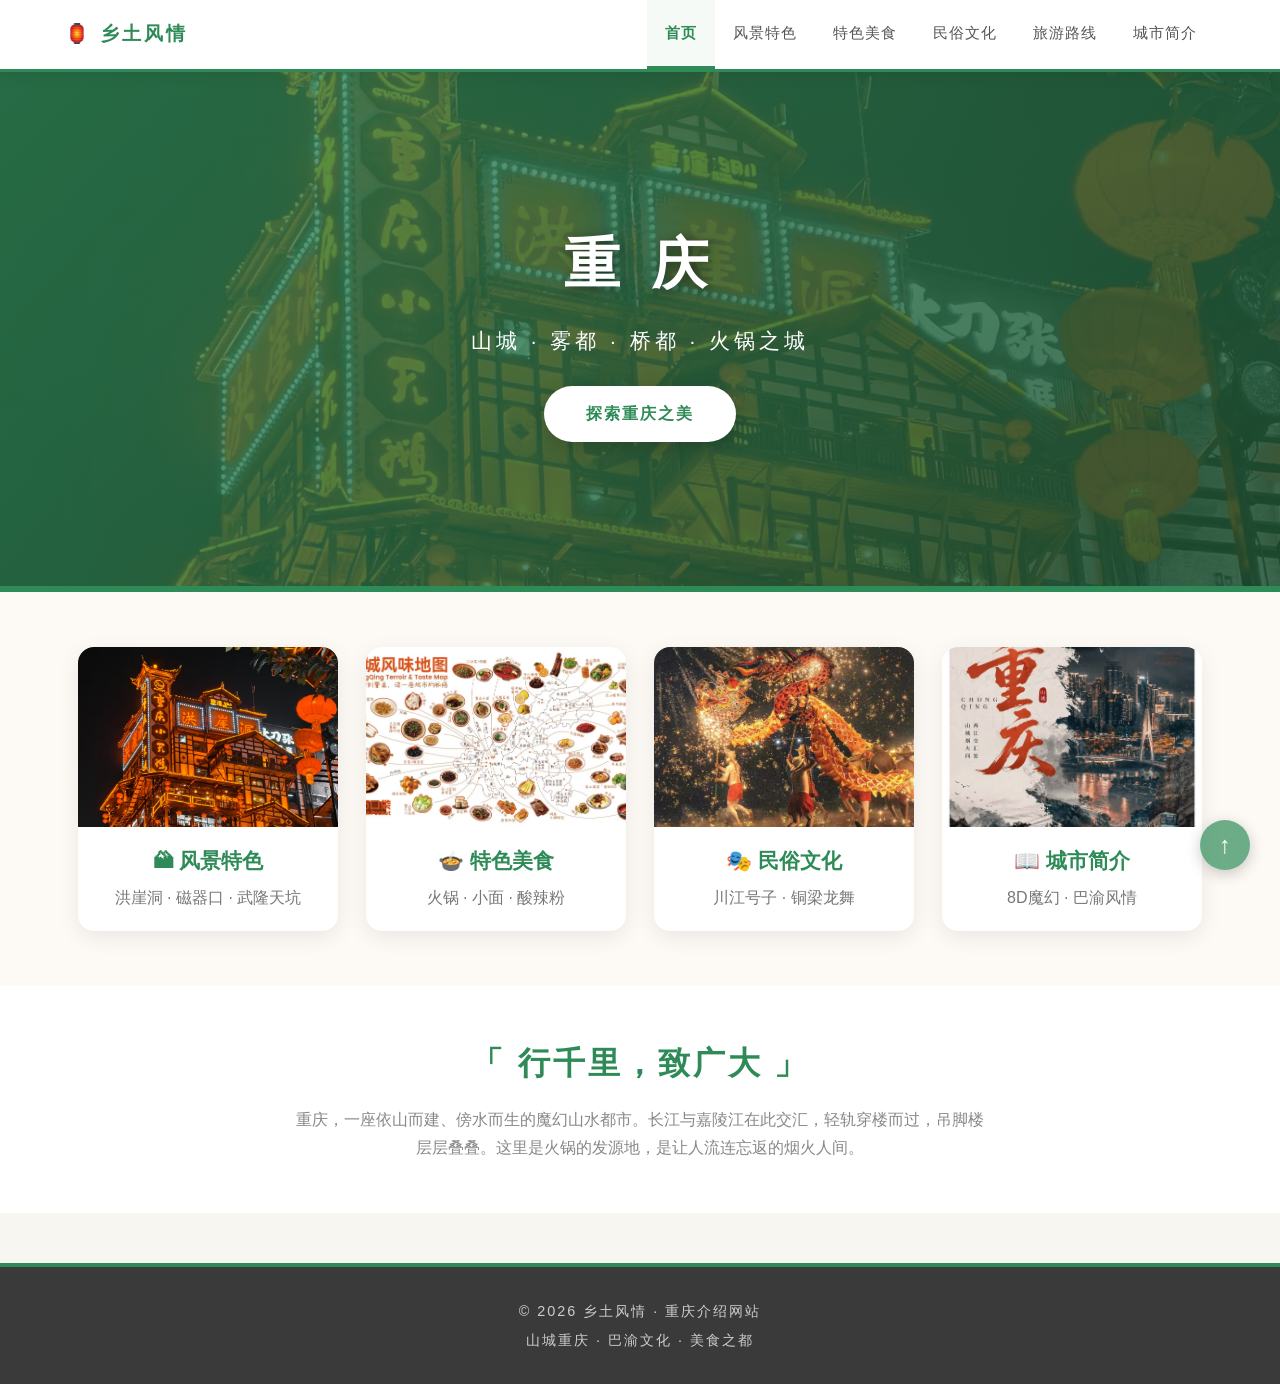
<file: index.html>
<!DOCTYPE html>
<html lang="zh-CN">
<head>
    <meta charset="UTF-8">
    <meta name="viewport" content="width=device-width, initial-scale=1.0">
    <title>乡土风情 | 首页</title>
    <link rel="stylesheet" href="style.css">
    <style>
        .hero-banner {
            background: linear-gradient(135deg, rgba(46,139,87,0.75), rgba(30,80,50,0.85)),
                url('images/scenery.jpg') center/cover no-repeat;
            height: 520px;
            display: flex;
            align-items: center;
            justify-content: center;
            text-align: center;
            color: #fff;
            border-bottom: 6px solid #2E8B57;
        }
        .hero-content {
            animation: fadeInUp 1.2s ease-out;
        }
        @keyframes fadeInUp {
            from { opacity: 0; transform: translateY(40px); }
            to { opacity: 1; transform: translateY(0); }
        }
        .hero-content h1 {
            font-size: 3.5em;
            letter-spacing: 8px;
            text-shadow: 3px 3px 12px rgba(0,0,0,0.5);
            margin-bottom: 12px;
        }
        .hero-content .subtitle {
            font-size: 1.3em;
            letter-spacing: 4px;
            margin-bottom: 28px;
        }
        .hero-btn {
            display: inline-block;
            padding: 14px 42px;
            background: #fff;
            color: #2E8B57;
            border-radius: 30px;
            font-weight: 600;
            letter-spacing: 2px;
            text-decoration: none;
            transition: all 0.3s;
            box-shadow: 0 6px 20px rgba(0,0,0,0.2);
            animation: btnPulse 2.5s infinite;
        }
        @keyframes btnPulse {
            0%,100% { box-shadow: 0 0 0 0 rgba(255,255,255,0.6); }
            70% { box-shadow: 0 0 0 16px rgba(255,255,255,0); }
        }
        .hero-btn:hover {
            background: #2E8B57;
            color: #fff;
            transform: translateY(-3px);
        }
        .entry-cards {
            display: flex;
            flex-wrap: wrap;
            gap: 28px;
            justify-content: center;
            padding: 55px 40px;
            background: #fdfaf5;
        }
        .entry-card {
            flex: 1 1 220px;
            max-width: 260px;
            background: #fff;
            border-radius: 16px;
            overflow: hidden;
            box-shadow: 0 6px 22px rgba(0,0,0,0.08);
            text-align: center;
            transition: all 0.35s;
            text-decoration: none;
            color: #333;
            display: block;
            position: relative;
        }
        .entry-card::after {
            content: '';
            position: absolute;
            top: 0;
            left: -75%;
            width: 50%;
            height: 100%;
            background: linear-gradient(to right, transparent, rgba(255,255,255,0.5), transparent);
            transform: skewX(-25deg);
            transition: left 0.6s;
            z-index: 2;
            pointer-events: none;
        }
        .entry-card:hover::after {
            left: 125%;
        }
        .entry-card:hover {
            transform: translateY(-12px);
            box-shadow: 0 18px 36px rgba(46,139,87,0.25);
        }
        .entry-card .card-img {
            height: 180px;
            background-size: cover;
            background-position: center;
            transition: transform 0.5s;
        }
        .entry-card:hover .card-img {
            transform: scale(1.08);
        }
        .entry-card h3 {
            padding: 16px 10px 6px;
            font-size: 1.3em;
            color: #2E8B57;
        }
        .entry-card p {
            padding: 0 14px 20px;
            color: #777;
        }
        .home-highlight {
            background: #fff;
            padding: 50px 40px;
            text-align: center;
        }
        .home-highlight h2 {
            font-size: 2em;
            color: #2E8B57;
            letter-spacing: 3px;
            display: inline-block;
            position: relative;
        }
        .home-highlight h2::after {
            content: '';
            position: absolute;
            bottom: -5px;
            left: 0;
            width: 0;
            height: 3px;
            background: #c0392b;
            transition: width 0.5s;
        }
        .home-highlight:hover h2::after {
            width: 100%;
        }
        .home-highlight .highlight-desc {
            color: #888;
            max-width: 700px;
            margin: 15px auto 0;
            line-height: 1.8;
        }
    </style>
</head>
<body>
    <nav class="main-nav">
        <div class="nav-container">
            <a href="index.html" class="nav-logo">🏮 乡土风情 </a>
            <ul class="nav-links">
                <li><a href="index.html" class="active">首页</a></li>
                <li><a href="scenery.html">风景特色</a></li>
                <li><a href="food.html">特色美食</a></li>
                <li><a href="culture.html">民俗文化</a></li>
                <li><a href="routes.html">旅游路线</a></li>
                <li><a href="about.html">城市简介</a></li>
            </ul>
        </div>
    </nav>

    <section class="hero-banner">
        <div class="hero-content">
            <h1>重 庆</h1>
            <p class="subtitle">山城 · 雾都 · 桥都 · 火锅之城</p>
            <a href="scenery.html" class="hero-btn">探索重庆之美</a>
        </div>
    </section>

    <section class="entry-cards">
        <a href="scenery.html" class="entry-card">
            <div class="card-img" style="background-image: url('images/scenery.jpg');"></div>
            <h3>🏔 风景特色</h3>
            <p>洪崖洞 · 磁器口 · 武隆天坑</p>
        </a>
        <a href="food.html" class="entry-card">
            <div class="card-img" style="background-image: url('images/food.jpg');"></div>
            <h3>🍲 特色美食</h3>
            <p>火锅 · 小面 · 酸辣粉</p>
        </a>
        <a href="culture.html" class="entry-card">
            <div class="card-img" style="background-image: url('images/culture.jpg');"></div>
            <h3>🎭 民俗文化</h3>
            <p>川江号子 · 铜梁龙舞</p>
        </a>
        <a href="about.html" class="entry-card">
            <div class="card-img" style="background-image: url('images/about.jpg');"></div>
            <h3>📖 城市简介</h3>
            <p>8D魔幻 · 巴渝风情</p>
        </a>
    </section>

    <section class="home-highlight">
        <h2>「 行千里，致广大 」</h2>
        <p class="highlight-desc">
            重庆，一座依山而建、傍水而生的魔幻山水都市。长江与嘉陵江在此交汇，轻轨穿楼而过，吊脚楼层层叠叠。这里是火锅的发源地，是让人流连忘返的烟火人间。
        </p>
    </section>

    <footer class="site-footer">
        <p>© 2026 乡土风情 · 重庆介绍网站</p>
        <p>山城重庆 · 巴渝文化 · 美食之都</p>
    </footer>

    <a href="#" class="back-to-top">↑</a>
</body>
</html>
</file>
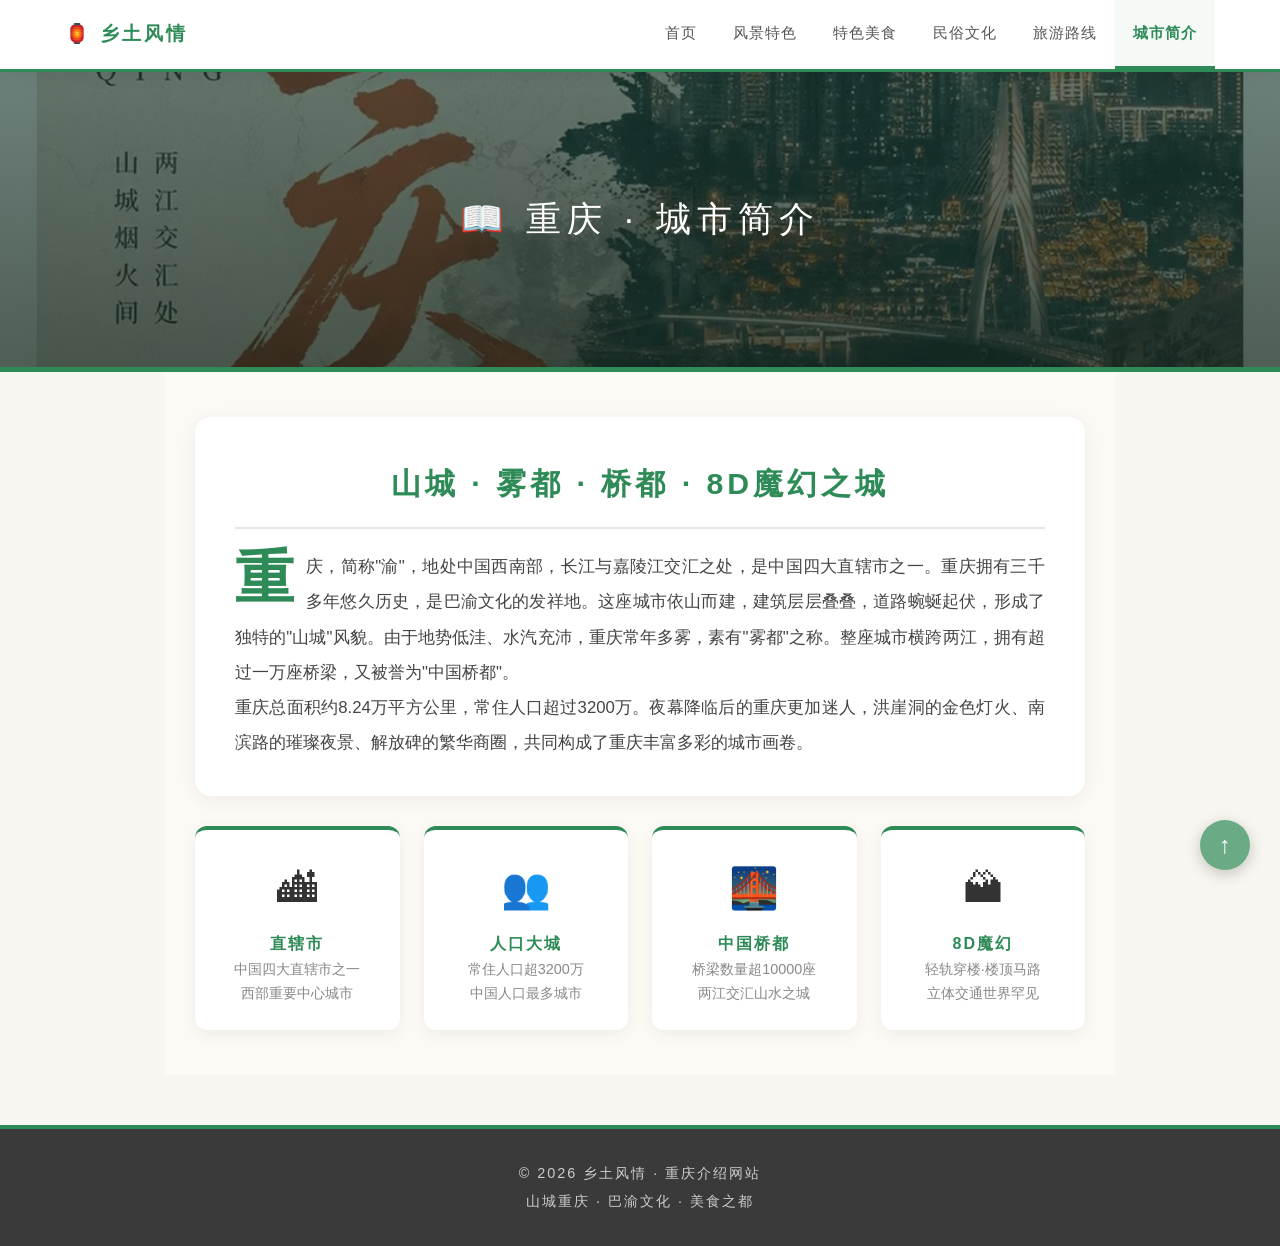
<file: about.html>
<!DOCTYPE html>
<html lang="zh-CN">
<head>
    <meta charset="UTF-8">
    <meta name="viewport" content="width=device-width, initial-scale=1.0">
    <title>城市简介 </title>
    <link rel="stylesheet" href="style.css">
    <style>
        .about-hero {
            background: linear-gradient(rgba(30,60,50,0.65), rgba(20,40,30,0.75)),
                url('images/about.jpg') center/cover no-repeat;
            height: 300px;
            display: flex;
            align-items: center;
            justify-content: center;
            color: #fff;
            font-size: 2.2em;
            letter-spacing: 6px;
            border-bottom: 5px solid #2E8B57;
        }
        .about-container {
            max-width: 950px;
            margin: 0 auto;
            padding: 45px 30px;
            background: #fdfaf5;
        }
        .about-intro {
            background: #fff;
            border-radius: 16px;
            box-shadow: 0 4px 20px rgba(0,0,0,0.06);
            padding: 35px 40px;
            margin-bottom: 30px;
            line-height: 2.1;
            color: #444;
            font-size: 1.05em;
            text-align: justify;
        }
        .about-intro h2 {
            text-align: center;
            color: #2E8B57;
            font-size: 1.8em;
            letter-spacing: 4px;
            margin-bottom: 20px;
            padding-bottom: 12px;
            border-bottom: 2px solid #e8e8e8;
            position: relative;
            display: inline-block;
            width: 100%;
        }
        .about-intro h2::after {
            content: '';
            position: absolute;
            bottom: -2px;
            left: 50%;
            transform: translateX(-50%);
            width: 0;
            height: 4px;
            background: #c0392b;
            border-radius: 2px;
            transition: width 0.5s;
        }
        .about-intro:hover h2::after {
            width: 80px;
        }
        .drop-cap::first-letter {
            font-size: 3.5em;
            float: left;
            color: #2E8B57;
            font-weight: 700;
            line-height: 0.8;
            margin-right: 12px;
            margin-top: 5px;
        }
        .info-row {
            display: flex;
            flex-wrap: wrap;
            gap: 24px;
            justify-content: center;
            margin-top: 30px;
        }
        .info-card {
            flex: 1 1 200px;
            max-width: 280px;
            background: #fff;
            border-radius: 12px;
            padding: 24px 20px;
            text-align: center;
            box-shadow: 0 4px 16px rgba(0,0,0,0.06);
            border-top: 4px solid #2E8B57;
            transition: all 0.3s;
        }
        .info-card:hover {
            transform: translateY(-6px);
            box-shadow: 0 10px 26px rgba(46,139,87,0.2);
        }
        .info-card .icon {
            font-size: 2.5em;
            margin-bottom: 8px;
        }
        .info-card h4 {
            color: #2E8B57;
            letter-spacing: 2px;
        }
        .info-card p {
            color: #888;
            font-size: 0.9em;
        }
    </style>
</head>
<body>
    <nav class="main-nav">
        <div class="nav-container">
            <a href="index.html" class="nav-logo">🏮 乡土风情 </a>
            <ul class="nav-links">
                <li><a href="index.html">首页</a></li>
                <li><a href="scenery.html">风景特色</a></li>
                <li><a href="food.html">特色美食</a></li>
                <li><a href="culture.html">民俗文化</a></li>
                <li><a href="routes.html">旅游路线</a></li>
                <li><a href="about.html" class="active">城市简介</a></li>
            </ul>
        </div>
    </nav>

    <div class="about-hero">📖 重庆 · 城市简介</div>

    <section class="about-container">
        <article class="about-intro">
            <h2>山城 · 雾都 · 桥都 · 8D魔幻之城</h2>
            <p class="drop-cap">重庆，简称"渝"，地处中国西南部，长江与嘉陵江交汇之处，是中国四大直辖市之一。重庆拥有三千多年悠久历史，是巴渝文化的发祥地。这座城市依山而建，建筑层层叠叠，道路蜿蜒起伏，形成了独特的"山城"风貌。由于地势低洼、水汽充沛，重庆常年多雾，素有"雾都"之称。整座城市横跨两江，拥有超过一万座桥梁，又被誉为"中国桥都"。</p>
            <p>重庆总面积约8.24万平方公里，常住人口超过3200万。夜幕降临后的重庆更加迷人，洪崖洞的金色灯火、南滨路的璀璨夜景、解放碑的繁华商圈，共同构成了重庆丰富多彩的城市画卷。</p>
        </article>

        <div class="info-row">
            <div class="info-card">
                <div class="icon">🏙</div>
                <h4>直辖市</h4>
                <p>中国四大直辖市之一<br>西部重要中心城市</p>
            </div>
            <div class="info-card">
                <div class="icon">👥</div>
                <h4>人口大城</h4>
                <p>常住人口超3200万<br>中国人口最多城市</p>
            </div>
            <div class="info-card">
                <div class="icon">🌉</div>
                <h4>中国桥都</h4>
                <p>桥梁数量超10000座<br>两江交汇山水之城</p>
            </div>
            <div class="info-card">
                <div class="icon">🏔</div>
                <h4>8D魔幻</h4>
                <p>轻轨穿楼·楼顶马路<br>立体交通世界罕见</p>
            </div>
        </div>
    </section>

    <footer class="site-footer">
        <p>© 2026 乡土风情 · 重庆介绍网站</p>
        <p>山城重庆 · 巴渝文化 · 美食之都</p>
    </footer>
    <a href="#" class="back-to-top">↑</a>
</body>
</html>
</file>
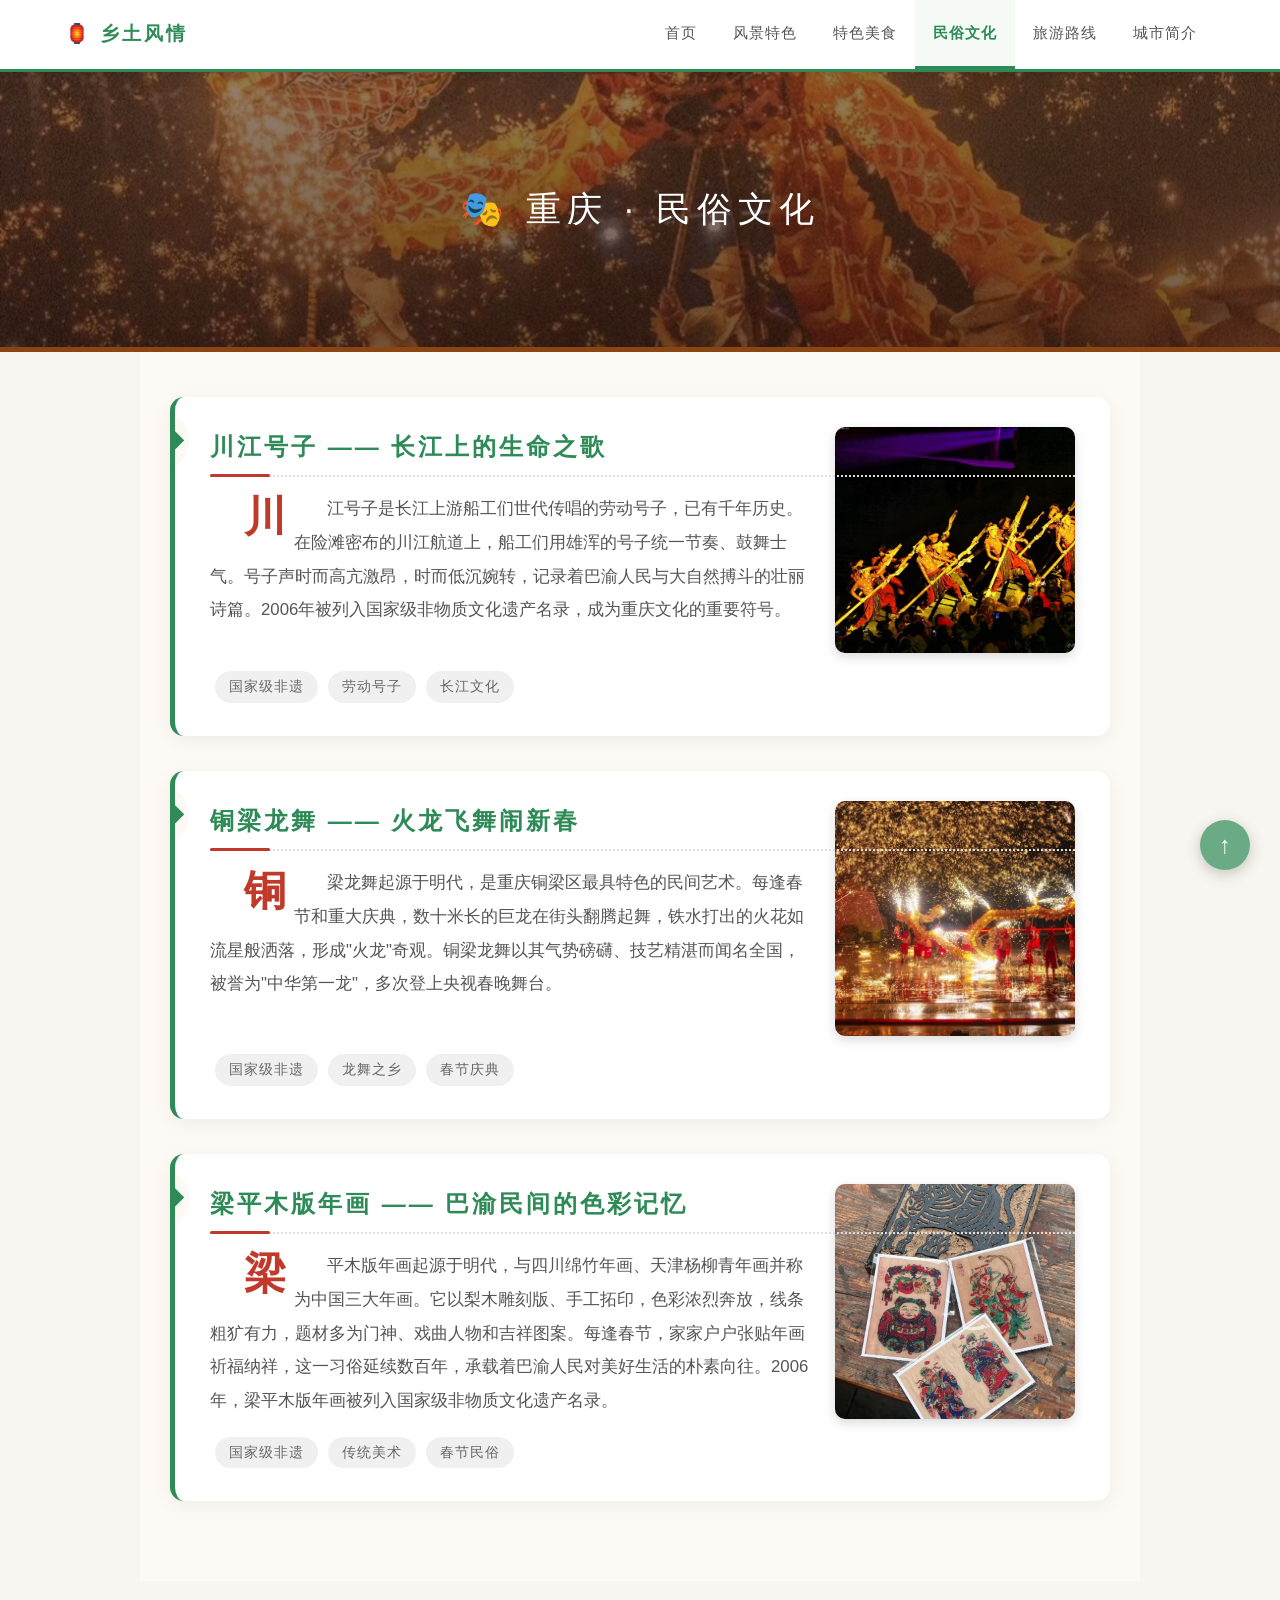
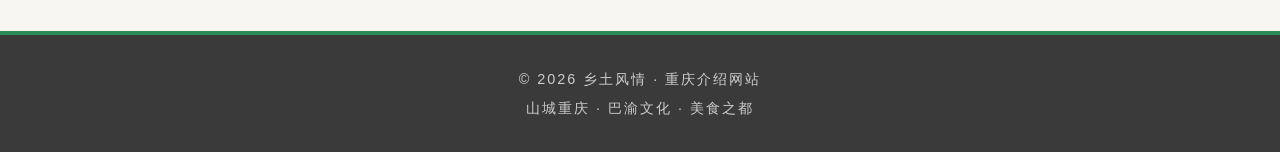
<file: culture.html>
<!DOCTYPE html>
<html lang="zh-CN">
<head>
    <meta charset="UTF-8">
    <meta name="viewport" content="width=device-width, initial-scale=1.0">
    <title>民俗文化 </title>
    <link rel="stylesheet" href="style.css">
    <style>
        .culture-hero {
            background: linear-gradient(rgba(80,40,20,0.6), rgba(50,20,10,0.7)),
                url('images/culture.jpg') center/cover no-repeat;
            height: 280px;
            display: flex;
            align-items: center;
            justify-content: center;
            color: #fff;
            font-size: 2.2em;
            letter-spacing: 6px;
            border-bottom: 5px solid #8B4513;
        }
        .culture-container {
            max-width: 1000px;
            margin: 0 auto;
            padding: 45px 30px;
            background: #fdfaf5;
        }
        .culture-section {
            background: #fff;
            border-radius: 14px;
            box-shadow: 0 4px 18px rgba(0,0,0,0.06);
            margin-bottom: 35px;
            padding: 30px 35px;
            border-left: 5px solid #2E8B57;
            position: relative;
            overflow: hidden;
            transition: all 0.3s;
        }
        .culture-section::after {
            content: '';
            position: absolute;
            left: 0;
            bottom: 0;
            width: 5px;
            height: 0;
            background: #c0392b;
            transition: height 0.5s;
        }
        .culture-section:hover::after {
            height: 100%;
        }
        .culture-section:hover {
            transform: translateY(-5px);
            box-shadow: 0 12px 28px rgba(0,0,0,0.1);
        }
        .culture-section::before {
            content: '◆';
            position: absolute;
            left: -18px;
            top: 20px;
            font-size: 1.5em;
            color: #2E8B57;
            background: #fdfaf5;
            padding: 4px;
            border-radius: 50%;
            z-index: 1;
        }
        .culture-section h3 {
            font-size: 1.5em;
            color: #2E8B57;
            letter-spacing: 3px;
            margin-bottom: 15px;
            padding-bottom: 8px;
            border-bottom: 2px dotted #ddd;
            position: relative;
        }
        .culture-section h3::after {
            content: '';
            position: absolute;
            bottom: -2px;
            left: 0;
            width: 60px;
            height: 3px;
            background: #c0392b;
            border-radius: 2px;
        }
        .culture-section p {
            line-height: 2;
            color: #555;
            text-indent: 2em;
            font-size: 1.05em;
            margin-top: 12px;
        }
        .culture-section p::first-letter {
            font-size: 2.5em;
            float: left;
            color: #c0392b;
            font-weight: bold;
            line-height: 1;
            margin-right: 8px;
            margin-top: 4px;
        }
        /* 文化图片样式 */
        .culture-img {
            width: 240px;
            height: auto;
            border-radius: 10px;
            margin: 0 0 15px 20px;
            float: right;
            box-shadow: 0 4px 12px rgba(0,0,0,0.15);
            transition: transform 0.4s ease;
        }
        .culture-section:hover .culture-img {
            transform: scale(1.03);
        }
        @media (max-width: 600px) {
            .culture-img {
                float: none;
                display: block;
                width: 100%;
                max-width: 300px;
                margin: 10px auto 20px;
            }
        }
        .culture-tags {
            margin-top: 12px;
            clear: both;
        }
        .culture-tags span {
            display: inline-block;
            background: #f0f0f0;
            color: #666;
            padding: 4px 14px;
            border-radius: 16px;
            font-size: 0.85em;
            margin: 3px 5px;
            letter-spacing: 1px;
            transition: all 0.3s;
        }
        .culture-tags span:hover {
            background: #2E8B57;
            color: #fff;
        }
    </style>
</head>
<body>
    <nav class="main-nav">
        <div class="nav-container">
            <a href="index.html" class="nav-logo">🏮 乡土风情 </a>
            <ul class="nav-links">
                <li><a href="index.html">首页</a></li>
                <li><a href="scenery.html">风景特色</a></li>
                <li><a href="food.html">特色美食</a></li>
                <li><a href="culture.html" class="active">民俗文化</a></li>
                <li><a href="routes.html">旅游路线</a></li>
                <li><a href="about.html">城市简介</a></li>
            </ul>
        </div>
    </nav>

    <div class="culture-hero">🎭 重庆 · 民俗文化</div>

    <section class="culture-container">
        <!-- 川江号子 -->
        <article class="culture-section">
            <img src="images/culture1.jpg" alt="川江号子" class="culture-img">
            <h3>川江号子 —— 长江上的生命之歌</h3>
            <p>川江号子是长江上游船工们世代传唱的劳动号子，已有千年历史。在险滩密布的川江航道上，船工们用雄浑的号子统一节奏、鼓舞士气。号子声时而高亢激昂，时而低沉婉转，记录着巴渝人民与大自然搏斗的壮丽诗篇。2006年被列入国家级非物质文化遗产名录，成为重庆文化的重要符号。</p>
            <div class="culture-tags">
                <span>国家级非遗</span><span>劳动号子</span><span>长江文化</span>
            </div>
        </article>

        <!-- 铜梁龙舞 -->
        <article class="culture-section">
            <img src="images/culture2.jpg" alt="铜梁龙舞" class="culture-img">
            <h3>铜梁龙舞 —— 火龙飞舞闹新春</h3>
            <p>铜梁龙舞起源于明代，是重庆铜梁区最具特色的民间艺术。每逢春节和重大庆典，数十米长的巨龙在街头翻腾起舞，铁水打出的火花如流星般洒落，形成"火龙"奇观。铜梁龙舞以其气势磅礴、技艺精湛而闻名全国，被誉为"中华第一龙"，多次登上央视春晚舞台。</p>
            <div class="culture-tags">
                <span>国家级非遗</span><span>龙舞之乡</span><span>春节庆典</span>
            </div>
        </article>

        <!-- 梁平木版年画 -->
        <article class="culture-section">
            <img src="images/culture3.jpg" alt="梁平木版年画" class="culture-img">
            <h3>梁平木版年画 —— 巴渝民间的色彩记忆</h3>
            <p>梁平木版年画起源于明代，与四川绵竹年画、天津杨柳青年画并称为中国三大年画。它以梨木雕刻版、手工拓印，色彩浓烈奔放，线条粗犷有力，题材多为门神、戏曲人物和吉祥图案。每逢春节，家家户户张贴年画祈福纳祥，这一习俗延续数百年，承载着巴渝人民对美好生活的朴素向往。2006年，梁平木版年画被列入国家级非物质文化遗产名录。</p>
            <div class="culture-tags">
                <span>国家级非遗</span><span>传统美术</span><span>春节民俗</span>
            </div>
        </article>
    </section>

    <footer class="site-footer">
        <p>© 2026 乡土风情 · 重庆介绍网站</p>
        <p>山城重庆 · 巴渝文化 · 美食之都</p>
    </footer>
    <a href="#" class="back-to-top">↑</a>
</body>
</html>
</file>
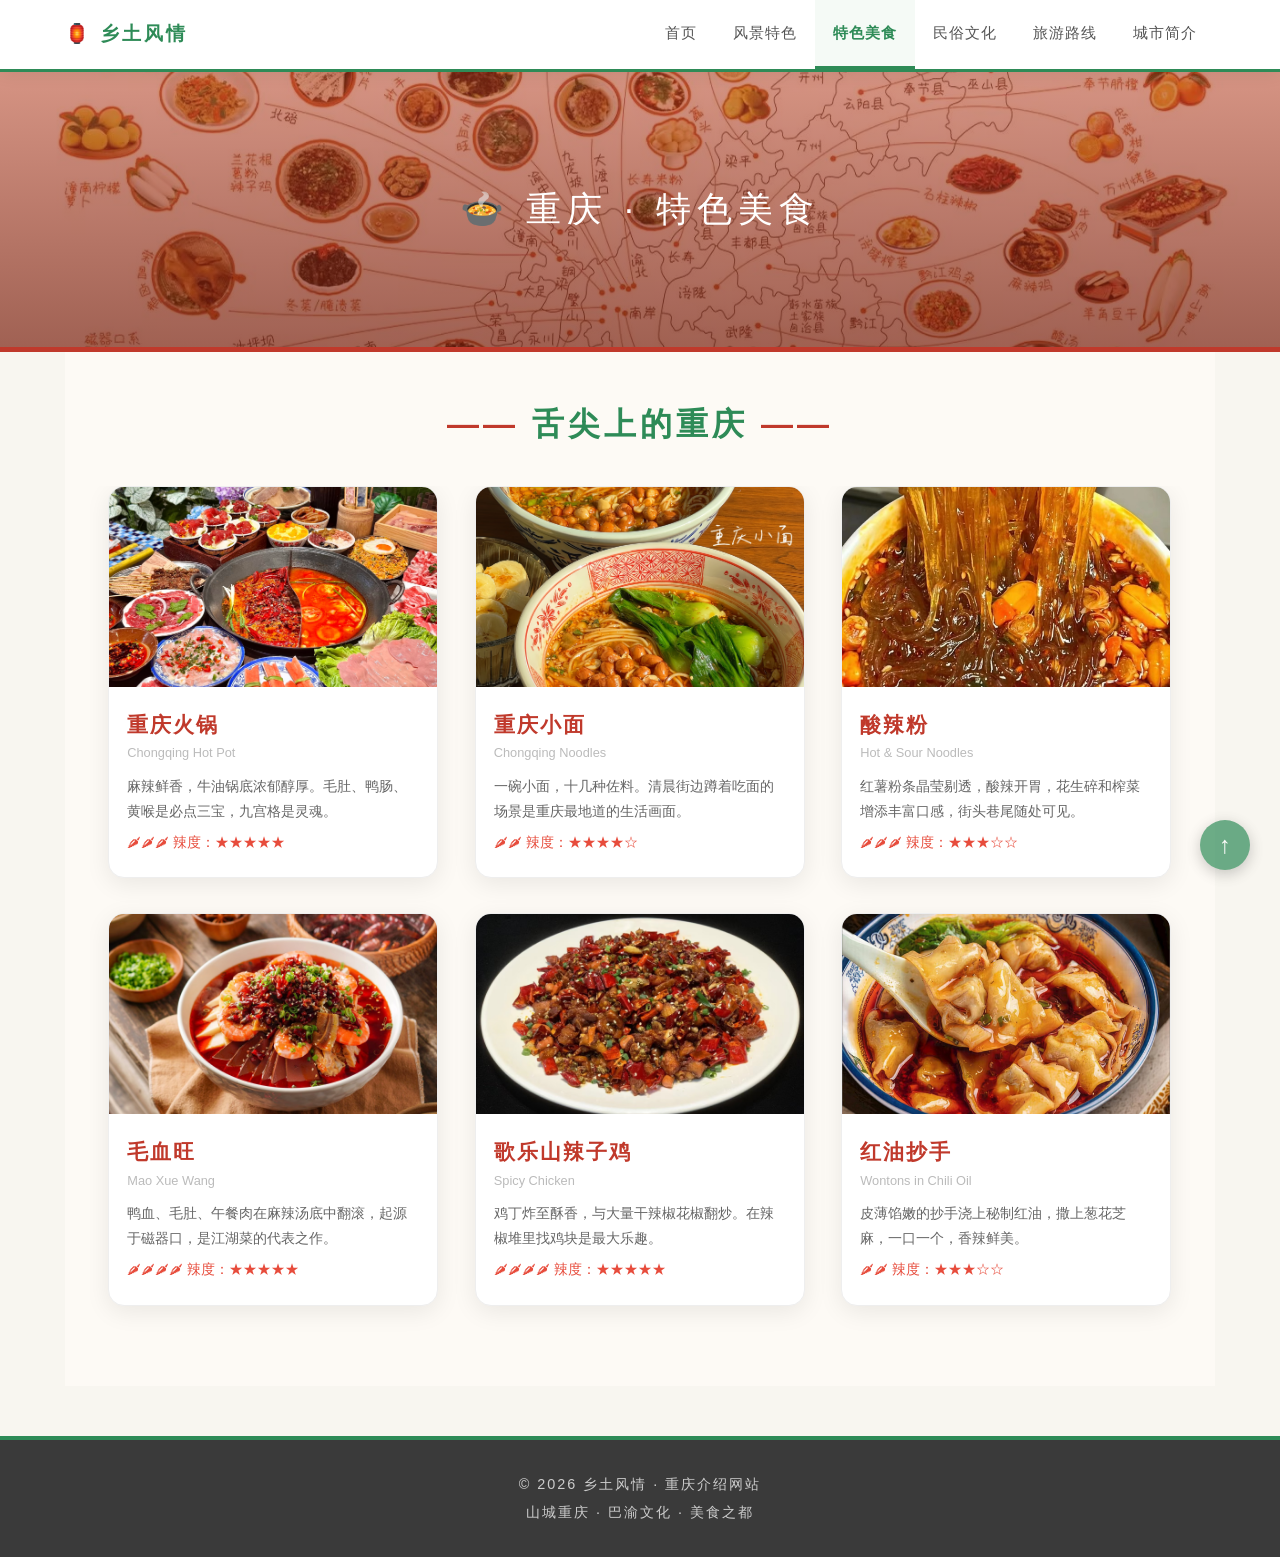
<file: food.html>
<!DOCTYPE html>
<html lang="zh-CN">
<head>
    <meta charset="UTF-8">
    <meta name="viewport" content="width=device-width, initial-scale=1.0">
    <title>特色美食 </title>
    <link rel="stylesheet" href="style.css">
    <style>
        .food-hero {
            background: linear-gradient(rgba(180,60,30,0.55), rgba(120,30,10,0.7)),
                url('images/food.jpg') center/cover no-repeat;
            height: 280px;
            display: flex;
            align-items: center;
            justify-content: center;
            color: #fff;
            font-size: 2.2em;
            letter-spacing: 6px;
            border-bottom: 5px solid #c0392b;
        }
        .food-container {
            max-width: 1150px;
            margin: 0 auto;
            padding: 45px 25px;
            background: #fdfaf5;
        }
        .section-title {
            text-align: center;
            font-size: 2em;
            color: #2E8B57;
            letter-spacing: 4px;
            margin-bottom: 35px;
        }
        .section-title::before { content: '—— '; color: #c0392b; }
        .section-title::after  { content: ' ——'; color: #c0392b; }
        .food-grid {
            overflow: hidden;
        }
        .food-card {
            width: 30%;
            float: left;
            margin: 0 1.66% 35px;
            background: #fff;
            border-radius: 16px;
            overflow: hidden;
            box-shadow: 0 6px 24px rgba(0,0,0,0.08);
            transition: all 0.35s;
            border: 1px solid #eee;
            position: relative;
        }
        .food-card:nth-child(3n+1) { clear: left; }
        .food-card::before {
            content: '';
            position: absolute;
            bottom: 0;
            left: 0;
            width: 0;
            height: 4px;
            background: linear-gradient(to right, #e74c3c, #f39c12);
            transition: width 0.4s;
            z-index: 2;
        }
        .food-card:hover::before {
            width: 100%;
        }
        .food-card:hover {
            transform: translateY(-12px);
            box-shadow: 0 16px 38px rgba(46,139,87,0.25);
        }
        .food-card .food-img {
            height: 200px;
            background-size: cover;
            background-position: center;
            transition: transform 0.5s;
        }
        .food-card:hover .food-img {
            transform: scale(1.08);
        }
        .food-card .food-body {
            padding: 20px 18px 22px;
        }
        .food-body h3 {
            font-size: 1.3em;
            color: #c0392b;
            letter-spacing: 2px;
        }
        .food-body .food-en {
            font-size: 0.8em;
            color: #bbb;
            display: block;
            margin-bottom: 10px;
        }
        .food-body p {
            font-size: 0.9em;
            color: #666;
            line-height: 1.7;
        }
        .food-body .spicy {
            display: inline-block;
            color: #e74c3c;
            font-size: 0.85em;
            margin-top: 8px;
        }
        .food-grid::after {
            content: '';
            display: block;
            clear: both;
        }
        @media (max-width: 768px) {
            .food-card { width: 46%; margin: 0 2% 30px; }
            .food-card:nth-child(3n+1) { clear: none; }
            .food-card:nth-child(2n+1) { clear: left; }
        }
        @media (max-width: 500px) {
            .food-card { width: 96%; margin: 0 2% 25px; float: none; }
            .food-card:nth-child(n) { clear: none; }
        }
    </style>
</head>
<body>
    <nav class="main-nav">
        <div class="nav-container">
            <a href="index.html" class="nav-logo">🏮 乡土风情 </a>
            <ul class="nav-links">
                <li><a href="index.html">首页</a></li>
                <li><a href="scenery.html">风景特色</a></li>
                <li><a href="food.html" class="active">特色美食</a></li>
                <li><a href="culture.html">民俗文化</a></li>
                <li><a href="routes.html">旅游路线</a></li>
                <li><a href="about.html">城市简介</a></li>
            </ul>
        </div>
    </nav>

    <div class="food-hero">🍲 重庆 · 特色美食</div>

    <section class="food-container">
        <h2 class="section-title">舌尖上的重庆</h2>
        <div class="food-grid">
            <div class="food-card">
                <div class="food-img" style="background-image: url('images/huoguo1.jpg');"></div>
                <div class="food-body">
                    <h3>重庆火锅</h3>
                    <span class="food-en">Chongqing Hot Pot</span>
                    <p>麻辣鲜香，牛油锅底浓郁醇厚。毛肚、鸭肠、黄喉是必点三宝，九宫格是灵魂。</p>
                    <span class="spicy">🌶🌶🌶 辣度：★★★★★</span>
                </div>
            </div>
            <div class="food-card">
                <div class="food-img" style="background-image: url('images/xiaomian.jpg');"></div>
                <div class="food-body">
                    <h3>重庆小面</h3>
                    <span class="food-en">Chongqing Noodles</span>
                    <p>一碗小面，十几种佐料。清晨街边蹲着吃面的场景是重庆最地道的生活画面。</p>
                    <span class="spicy">🌶🌶 辣度：★★★★☆</span>
                </div>
            </div>
            <div class="food-card">
                <div class="food-img" style="background-image: url('images/suanlafen.jpg');"></div>
                <div class="food-body">
                    <h3>酸辣粉</h3>
                    <span class="food-en">Hot & Sour Noodles</span>
                    <p>红薯粉条晶莹剔透，酸辣开胃，花生碎和榨菜增添丰富口感，街头巷尾随处可见。</p>
                    <span class="spicy">🌶🌶🌶 辣度：★★★☆☆</span>
                </div>
            </div>
            <div class="food-card">
                <div class="food-img" style="background-image: url('images/maoxuewang.jpg');"></div>
                <div class="food-body">
                    <h3>毛血旺</h3>
                    <span class="food-en">Mao Xue Wang</span>
                    <p>鸭血、毛肚、午餐肉在麻辣汤底中翻滚，起源于磁器口，是江湖菜的代表之作。</p>
                    <span class="spicy">🌶🌶🌶🌶 辣度：★★★★★</span>
                </div>
            </div>
            <div class="food-card">
                <div class="food-img" style="background-image: url('images/laziji.jpg');"></div>
                <div class="food-body">
                    <h3>歌乐山辣子鸡</h3>
                    <span class="food-en">Spicy Chicken</span>
                    <p>鸡丁炸至酥香，与大量干辣椒花椒翻炒。在辣椒堆里找鸡块是最大乐趣。</p>
                    <span class="spicy">🌶🌶🌶🌶 辣度：★★★★★</span>
                </div>
            </div>
            <div class="food-card">
                <div class="food-img" style="background-image: url('images/honyouchaosho.jpg');"></div>
                <div class="food-body">
                    <h3>红油抄手</h3>
                    <span class="food-en">Wontons in Chili Oil</span>
                    <p>皮薄馅嫩的抄手浇上秘制红油，撒上葱花芝麻，一口一个，香辣鲜美。</p>
                    <span class="spicy">🌶🌶 辣度：★★★☆☆</span>
                </div>
            </div>
        </div>
    </section>

    <footer class="site-footer">
        <p>© 2026 乡土风情 · 重庆介绍网站</p>
        <p>山城重庆 · 巴渝文化 · 美食之都</p>
    </footer>
    <a href="#" class="back-to-top">↑</a>
</body>
</html>
</file>
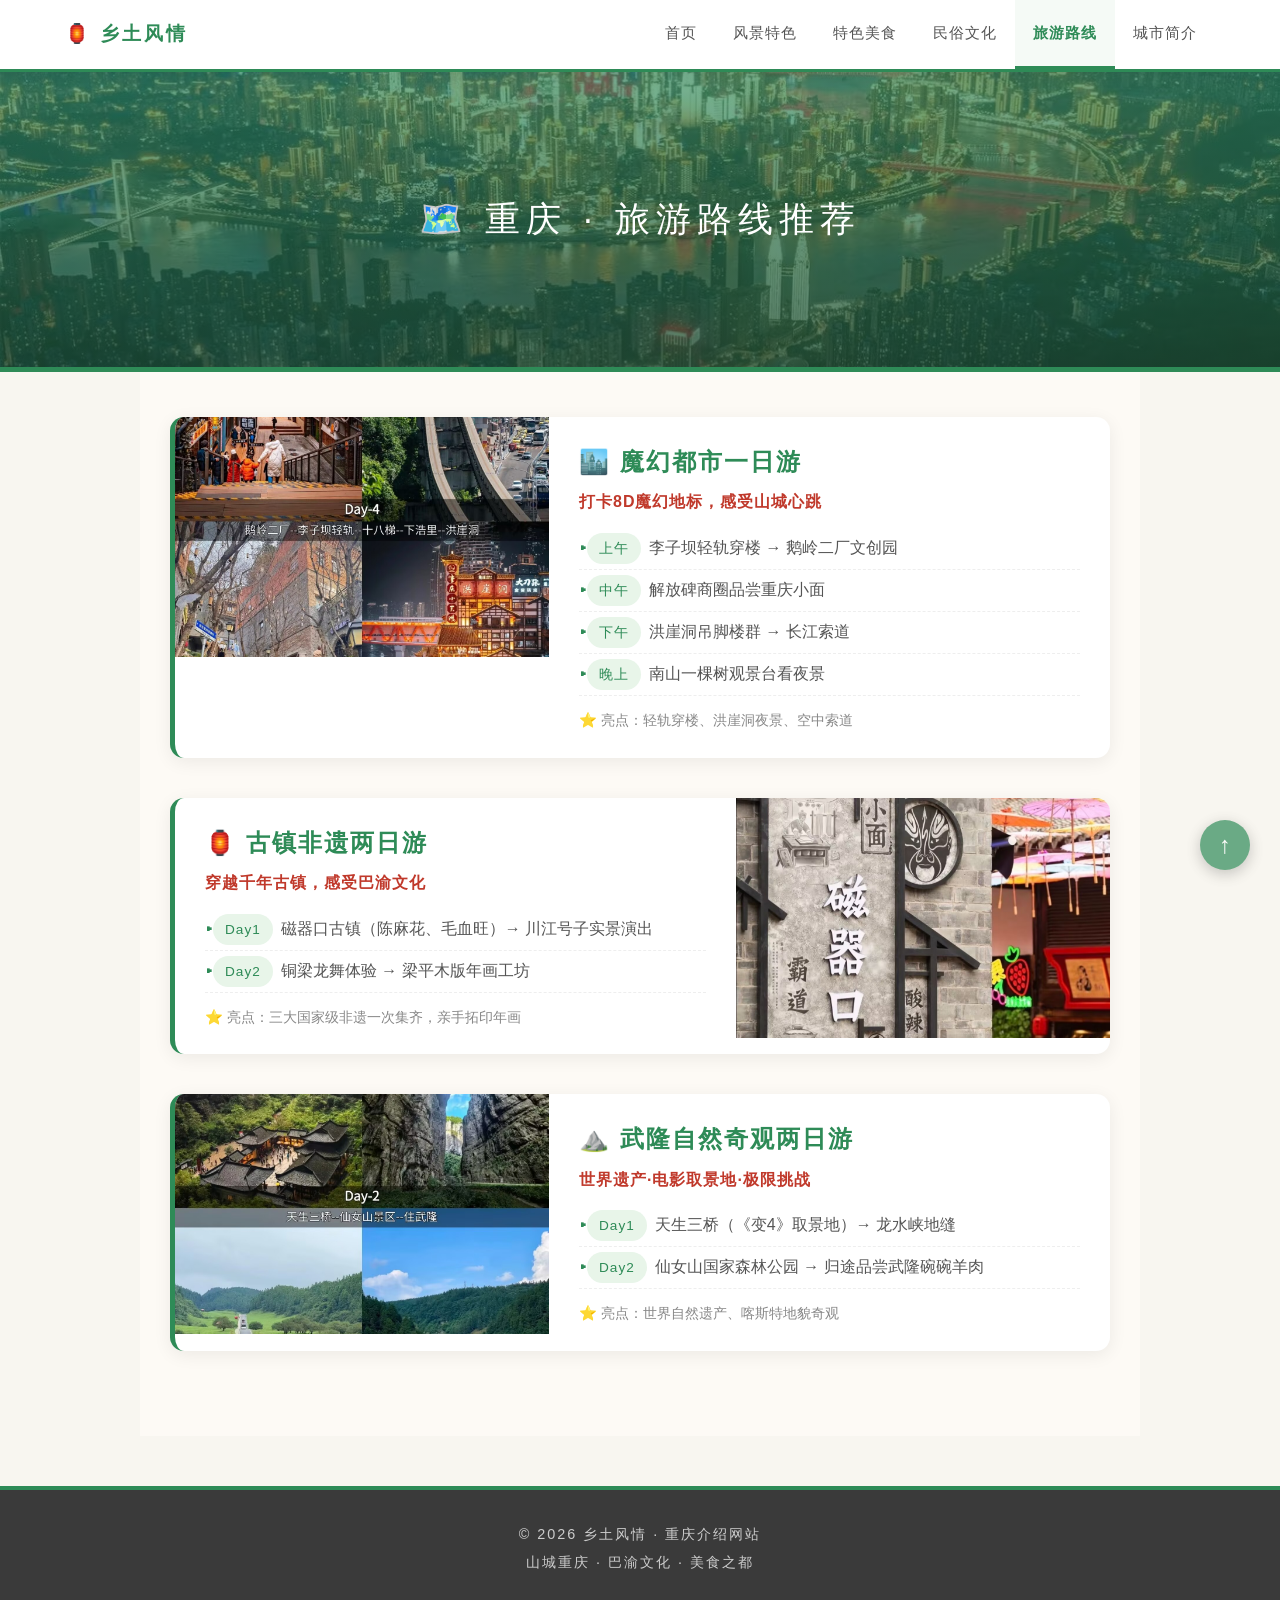
<file: routes.html>
<!DOCTYPE html>
<html lang="zh-CN">
<head>
    <meta charset="UTF-8">
    <meta name="viewport" content="width=device-width, initial-scale=1.0">
    <title>旅游路线 </title>
    <link rel="stylesheet" href="style.css">
    <style>
        .routes-hero {
            background: linear-gradient(rgba(46,139,87,0.65), rgba(30,80,50,0.75)),
                url('images/route.jpg') center/cover no-repeat;
            height: 300px;
            display: flex;
            align-items: center;
            justify-content: center;
            color: #fff;
            font-size: 2.2em;
            letter-spacing: 6px;
            border-bottom: 5px solid #2E8B57;
        }
        .routes-container {
            max-width: 1000px;
            margin: 0 auto;
            padding: 45px 30px;
            background: #fdfaf5;
        }
        .route-card {
            background: #fff;
            border-radius: 14px;
            box-shadow: 0 4px 18px rgba(0,0,0,0.07);
            margin-bottom: 40px;
            overflow: hidden;
            transition: all 0.3s;
            border-left: 5px solid #2E8B57;
        }
        .route-card:hover {
            box-shadow: 0 10px 28px rgba(46,139,87,0.2);
            transform: translateY(-4px);
        }
        .route-img {
            width: 40%;
            float: left;
            height: 240px;
            object-fit: cover;
            transition: transform 0.5s;
        }
        .route-card:hover .route-img {
            transform: scale(1.03);
        }
        .route-info {
            width: 60%;
            float: right;
            padding: 25px 30px;
            box-sizing: border-box;
        }
        .route-card:nth-child(even) .route-img {
            float: right;
        }
        .route-card:nth-child(even) .route-info {
            float: left;
        }
        .route-info h3 {
            font-size: 1.5em;
            color: #2E8B57;
            letter-spacing: 2px;
            margin-bottom: 6px;
        }
        .route-info .route-tagline {
            color: #c0392b;
            font-weight: 600;
            margin-bottom: 12px;
            letter-spacing: 1px;
        }
        .route-info ul {
            list-style: none;
            padding: 0;
            margin-bottom: 12px;
        }
        .route-info ul li {
            padding: 5px 0;
            color: #555;
            border-bottom: 1px dashed #eee;
            display: flex;
            align-items: baseline;
        }
        .route-info ul li::before {
            content: '▸ ';
            color: #2E8B57;
            font-weight: bold;
        }
        .route-info .day-label {
            display: inline-block;
            background: #e8f5e9;
            color: #2E8B57;
            padding: 4px 12px;
            border-radius: 20px;
            font-size: 0.85em;
            margin-right: 8px;
            letter-spacing: 1px;
        }
        .clearfix::after {
            content: '';
            display: block;
            clear: both;
        }
        @media (max-width: 768px) {
            .route-img,
            .route-info {
                width: 100%;
                float: none;
            }
            .route-img {
                height: 200px;
            }
            .route-card:nth-child(even) .route-img {
                float: none;
            }
            .route-card:nth-child(even) .route-info {
                float: none;
            }
        }
    </style>
</head>
<body>
    <nav class="main-nav">
        <div class="nav-container">
            <a href="index.html" class="nav-logo">🏮 乡土风情 </a>
            <ul class="nav-links">
                <li><a href="index.html">首页</a></li>
                <li><a href="scenery.html">风景特色</a></li>
                <li><a href="food.html">特色美食</a></li>
                <li><a href="culture.html">民俗文化</a></li>
                <li><a href="routes.html" class="active">旅游路线</a></li>
                <li><a href="about.html">城市简介</a></li>
            </ul>
        </div>
    </nav>

    <div class="routes-hero">🗺️ 重庆 · 旅游路线推荐</div>

    <section class="routes-container">
        <!-- 路线一：魔幻都市一日游 -->
        <article class="route-card clearfix">
            <img src="images/route1.jpg" alt="魔幻都市一日游" class="route-img">
            <div class="route-info">
                <h3>🏙️ 魔幻都市一日游</h3>
                <p class="route-tagline">打卡8D魔幻地标，感受山城心跳</p>
                <ul>
                    <li><span class="day-label">上午</span> 李子坝轻轨穿楼 → 鹅岭二厂文创园</li>
                    <li><span class="day-label">中午</span> 解放碑商圈品尝重庆小面</li>
                    <li><span class="day-label">下午</span> 洪崖洞吊脚楼群 → 长江索道</li>
                    <li><span class="day-label">晚上</span> 南山一棵树观景台看夜景</li>
                </ul>
                <p style="color:#888; font-size:0.9em;">⭐ 亮点：轻轨穿楼、洪崖洞夜景、空中索道</p>
            </div>
        </article>

        <!-- 路线二：古镇非遗两日游 -->
        <article class="route-card clearfix">
            <img src="images/route2.jpg" alt="古镇非遗两日游" class="route-img">
            <div class="route-info">
                <h3>🏮 古镇非遗两日游</h3>
                <p class="route-tagline">穿越千年古镇，感受巴渝文化</p>
                <ul>
                    <li><span class="day-label">Day1</span> 磁器口古镇（陈麻花、毛血旺）→ 川江号子实景演出</li>
                    <li><span class="day-label">Day2</span> 铜梁龙舞体验 → 梁平木版年画工坊</li>
                </ul>
                <p style="color:#888; font-size:0.9em;">⭐ 亮点：三大国家级非遗一次集齐，亲手拓印年画</p>
            </div>
        </article>

        <!-- 路线三：武隆自然奇观两日游 -->
        <article class="route-card clearfix">
            <img src="images/route3.jpg" alt="武隆自然奇观两日游" class="route-img">
            <div class="route-info">
                <h3>⛰️ 武隆自然奇观两日游</h3>
                <p class="route-tagline">世界遗产·电影取景地·极限挑战</p>
                <ul>
                    <li><span class="day-label">Day1</span> 天生三桥（《变4》取景地）→ 龙水峡地缝</li>
                    <li><span class="day-label">Day2</span> 仙女山国家森林公园 → 归途品尝武隆碗碗羊肉</li>
                </ul>
                <p style="color:#888; font-size:0.9em;">⭐ 亮点：世界自然遗产、喀斯特地貌奇观</p>
            </div>
        </article>
    </section>

    <footer class="site-footer">
        <p>© 2026 乡土风情 · 重庆介绍网站</p>
        <p>山城重庆 · 巴渝文化 · 美食之都</p>
    </footer>
    <a href="#" class="back-to-top">↑</a>
</body>
</html>
</file>
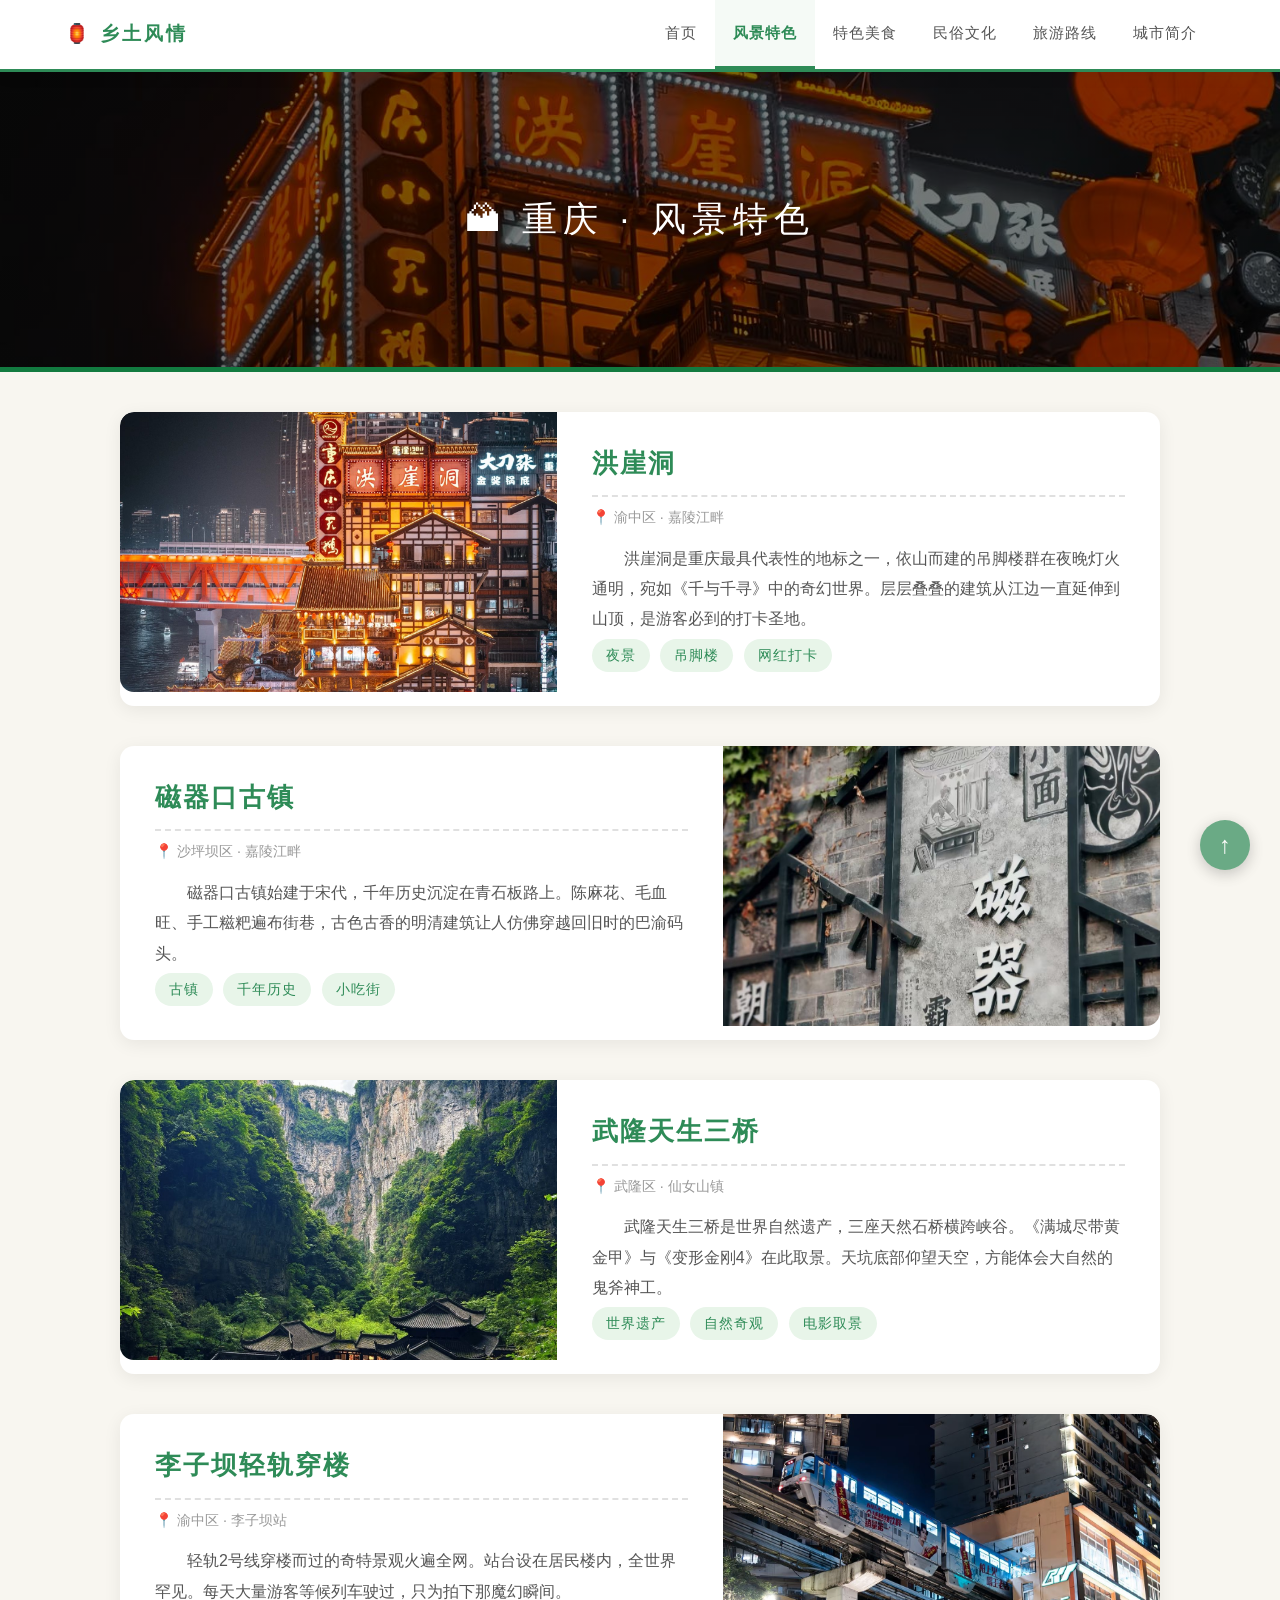
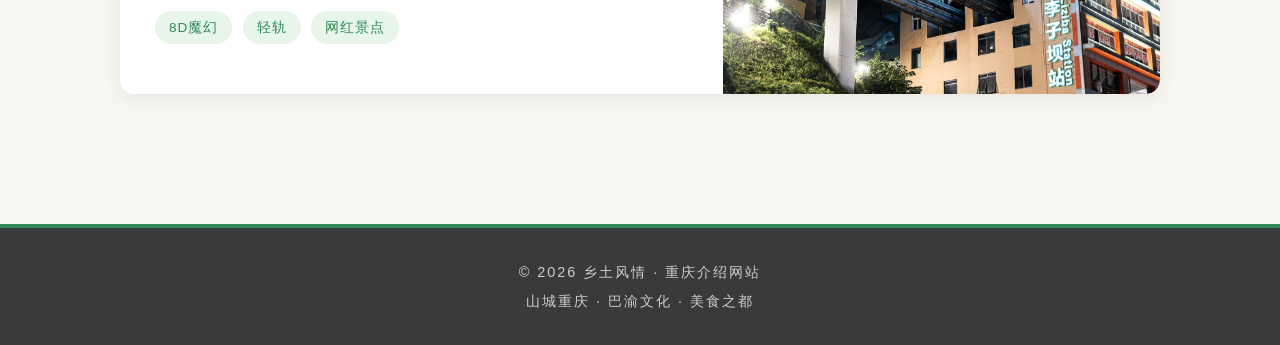
<file: scenery.html>
<!DOCTYPE html>
<html lang="zh-CN">
<head>
    <meta charset="UTF-8">
    <meta name="viewport" content="width=device-width, initial-scale=1.0">
    <title>风景特色 </title>
    <link rel="stylesheet" href="style.css">
    <style>
        .scenery-hero {
            background: linear-gradient(rgba(0,0,0,0.5), rgba(0,0,0,0.55)),
                url('images/scenery.jpg') center/cover no-repeat;
            height: 300px;
            display: flex;
            align-items: center;
            justify-content: center;
            color: #fff;
            font-size: 2.2em;
            letter-spacing: 6px;
            border-bottom: 5px solid #127b40;
        }
        .scenery-list {
            max-width: 1100px;
            margin: 0 auto;
            padding: 40px 30px;
        }
        .scenery-item {
            background: #fff;
            border-radius: 14px;
            box-shadow: 0 4px 18px rgba(0,0,0,0.07);
            margin-bottom: 40px;
            overflow: hidden;
            transition: all 0.3s;
        }
        .scenery-item:hover {
            box-shadow: 0 10px 30px rgba(46,139,87,0.2);
        }
        .scenery-item .scenery-img {
            width: 42%;
            float: left;
            height: 280px;
            object-fit: cover;
            border-radius: 14px 0 0 14px;
            transition: transform 0.5s, filter 0.5s;
        }
        .scenery-item:hover .scenery-img {
            transform: scale(1.05);
            filter: brightness(1.1);
        }
        .scenery-item .scenery-info {
            width: 58%;
            float: right;
            padding: 30px 35px;
            box-sizing: border-box;
            transition: transform 0.4s;
        }
        .scenery-item:hover .scenery-info {
            transform: translateX(8px);
        }
        .scenery-item:nth-child(even) .scenery-img {
            float: right;
            border-radius: 0 14px 14px 0;
        }
        .scenery-item:nth-child(even) .scenery-info {
            float: left;
        }
        .scenery-info h3 {
            font-size: 1.6em;
            color: #2E8B57;
            margin-bottom: 8px;
            padding-bottom: 10px;
            border-bottom: 2px dashed #e0e0e0;
            letter-spacing: 2px;
        }
        .scenery-info .location {
            color: #999;
            font-size: 0.9em;
            margin-bottom: 14px;
            display: block;
        }
        .scenery-info p {
            line-height: 1.9;
            color: #555;
            text-indent: 2em;
        }
        .tag {
            display: inline-block;
            background: #e8f5e9;
            color: #2E8B57;
            padding: 5px 14px;
            border-radius: 20px;
            font-size: 0.85em;
            margin: 4px 6px 4px 0;
            letter-spacing: 1px;
            transition: all 0.3s;
        }
        .tag:hover {
            background: #2E8B57;
            color: #fff;
        }
        .clearfix::after {
            content: '';
            display: block;
            clear: both;
        }
        @media (max-width: 768px) {
            .scenery-item .scenery-img,
            .scenery-item .scenery-info {
                width: 100%;
                float: none;
            }
            .scenery-item .scenery-img {
                height: 200px;
                border-radius: 14px 14px 0 0;
            }
            .scenery-item:nth-child(even) .scenery-img {
                border-radius: 14px 14px 0 0;
            }
        }
    </style>
</head>
<body>
    <nav class="main-nav">
        <div class="nav-container">
            <a href="index.html" class="nav-logo">🏮 乡土风情 </a>
            <ul class="nav-links">
                <li><a href="index.html">首页</a></li>
                <li><a href="scenery.html" class="active">风景特色</a></li>
                <li><a href="food.html">特色美食</a></li>
                <li><a href="culture.html">民俗文化</a></li>
                <li><a href="routes.html">旅游路线</a></li>
                <li><a href="about.html">城市简介</a></li>
            </ul>
        </div>
    </nav>

    <div class="scenery-hero">🏔 重庆 · 风景特色</div>

    <section class="scenery-list">
        <article class="scenery-item clearfix">
            <img src="images/honyadong.jpg" alt="洪崖洞" class="scenery-img">
            <div class="scenery-info">
                <h3>洪崖洞</h3>
                <span class="location">📍 渝中区 · 嘉陵江畔</span>
                <p>洪崖洞是重庆最具代表性的地标之一，依山而建的吊脚楼群在夜晚灯火通明，宛如《千与千寻》中的奇幻世界。层层叠叠的建筑从江边一直延伸到山顶，是游客必到的打卡圣地。</p>
                <div>
                    <span class="tag">夜景</span>
                    <span class="tag">吊脚楼</span>
                    <span class="tag">网红打卡</span>
                </div>
            </div>
        </article>

        <article class="scenery-item clearfix">
            <img src="images/ciqikou.jpg" alt="磁器口古镇" class="scenery-img">
            <div class="scenery-info">
                <h3>磁器口古镇</h3>
                <span class="location">📍 沙坪坝区 · 嘉陵江畔</span>
                <p>磁器口古镇始建于宋代，千年历史沉淀在青石板路上。陈麻花、毛血旺、手工糍粑遍布街巷，古色古香的明清建筑让人仿佛穿越回旧时的巴渝码头。</p>
                <div>
                    <span class="tag">古镇</span>
                    <span class="tag">千年历史</span>
                    <span class="tag">小吃街</span>
                </div>
            </div>
        </article>

        <article class="scenery-item clearfix">
            <img src="images/tianshengsanqiao.jpg" alt="武隆天坑" class="scenery-img">
            <div class="scenery-info">
                <h3>武隆天生三桥</h3>
                <span class="location">📍 武隆区 · 仙女山镇</span>
                <p>武隆天生三桥是世界自然遗产，三座天然石桥横跨峡谷。《满城尽带黄金甲》与《变形金刚4》在此取景。天坑底部仰望天空，方能体会大自然的鬼斧神工。</p>
                <div>
                    <span class="tag">世界遗产</span>
                    <span class="tag">自然奇观</span>
                    <span class="tag">电影取景</span>
                </div>
            </div>
        </article>

        <article class="scenery-item clearfix">
            <img src="images/liziba.jpg" alt="李子坝轻轨" class="scenery-img">
            <div class="scenery-info">
                <h3>李子坝轻轨穿楼</h3>
                <span class="location">📍 渝中区 · 李子坝站</span>
                <p>轻轨2号线穿楼而过的奇特景观火遍全网。站台设在居民楼内，全世界罕见。每天大量游客等候列车驶过，只为拍下那魔幻瞬间。</p>
                <div>
                    <span class="tag">8D魔幻</span>
                    <span class="tag">轻轨</span>
                    <span class="tag">网红景点</span>
                </div>
            </div>
        </article>
    </section>

    <footer class="site-footer">
        <p>© 2026 乡土风情 · 重庆介绍网站</p>
        <p>山城重庆 · 巴渝文化 · 美食之都</p>
    </footer>
    <a href="#" class="back-to-top">↑</a>
</body>
</html>
</file>
<file: style.css>
/* ============================================================
   乡土风情 · 重庆文旅 统一样式表
   涵盖：浮动、盒子模型、选择器、伪类、伪元素、背景、文本样式
   亮点：呼吸光效、扫光、脉冲动画、平滑滚动
   ============================================================ */

* {
    margin: 0;
    padding: 0;
    box-sizing: border-box;
}

body {
    font-family: 'Microsoft YaHei', 'PingFang SC', sans-serif;
    background: #f8f6f0;
    color: #333;
    line-height: 1.7;
    min-width: 320px;
}

/* ===== 导航栏（呼吸光效） ===== */
.main-nav {
    background: rgba(255,255,255,0.95);
    backdrop-filter: blur(8px);
    box-shadow: 0 2px 16px rgba(0,0,0,0.08);
    position: sticky;
    top: 0;
    z-index: 100;
    border-bottom: 3px solid #2E8B57;
    animation: navGlow 3s infinite alternate;
}

@keyframes navGlow {
    from { border-bottom-color: #2E8B57; box-shadow: 0 4px 15px rgba(0,0,0,0.05); }
    to   { border-bottom-color: #c0392b; box-shadow: 0 6px 20px rgba(0,0,0,0.12); }
}

.nav-container {
    max-width: 1200px;
    margin: 0 auto;
    padding: 0 25px;
    overflow: hidden;
}

.nav-logo {
    float: left;
    font-size: 1.2em;
    font-weight: 700;
    color: #2E8B57;
    text-decoration: none;
    padding: 18px 0;
    letter-spacing: 3px;
    transition: color 0.3s;
}

.nav-logo:hover {
    color: #1a5c38;
}

.nav-links {
    float: right;
    list-style: none;
}

.nav-links li {
    float: left;
}

.nav-links li a {
    display: block;
    padding: 20px 18px;
    text-decoration: none;
    color: #555;
    font-size: 0.95em;
    letter-spacing: 1px;
    transition: all 0.3s;
    border-bottom: 3px solid transparent;
    margin-bottom: -3px;
}

.nav-links li a:hover {
    color: #2E8B57;
    background: #f9fdf9;
    border-bottom-color: #2E8B57;
}

.nav-links li a.active {
    color: #2E8B57;
    font-weight: 700;
    border-bottom-color: #2E8B57;
    background: #f5faf6;
}

.nav-container::after {
    content: '';
    display: block;
    clear: both;
}

/* ===== 页脚 ===== */
.site-footer {
    background: #3a3a3a;
    color: #ccc;
    text-align: center;
    padding: 28px 20px;
    margin-top: 50px;
    letter-spacing: 2px;
    font-size: 0.9em;
    border-top: 4px solid #2E8B57;
}

.site-footer p {
    margin: 4px 0;
}

/* ===== 平滑滚动 + 回到顶部 ===== */
html {
    scroll-behavior: smooth;
}

.back-to-top {
    position: fixed;
    bottom: 30px;
    right: 30px;
    width: 50px;
    height: 50px;
    background: #2E8B57;
    color: #fff;
    border-radius: 50%;
    text-align: center;
    line-height: 50px;
    font-size: 1.5em;
    text-decoration: none;
    box-shadow: 0 4px 15px rgba(0,0,0,0.3);
    transition: all 0.3s;
    z-index: 99;
    opacity: 0.7;
}

.back-to-top:hover {
    opacity: 1;
    transform: translateY(-5px);
    background: #c0392b;
    box-shadow: 0 8px 22px rgba(192,57,43,0.5);
}

/* ===== 通用按钮 ===== */
.btn {
    display: inline-block;
    padding: 10px 24px;
    background: #2E8B57;
    color: #fff;
    border-radius: 25px;
    text-decoration: none;
    letter-spacing: 2px;
    transition: all 0.3s;
    border: none;
    cursor: pointer;
}

.btn:hover {
    background: #c0392b;
    box-shadow: 0 6px 20px rgba(192,57,43,0.4);
    transform: translateY(-2px);
}

/* ===== 清除浮动 ===== */
.clearfix::after {
    content: '';
    display: block;
    clear: both;
}

/* ===== 响应式 ===== */
@media (max-width: 768px) {
    .nav-links li {
        float: none;
        display: inline-block;
    }
    .nav-logo {
        float: none;
        display: block;
        text-align: center;
    }
    .nav-links {
        float: none;
        text-align: center;
    }
}
</file>
